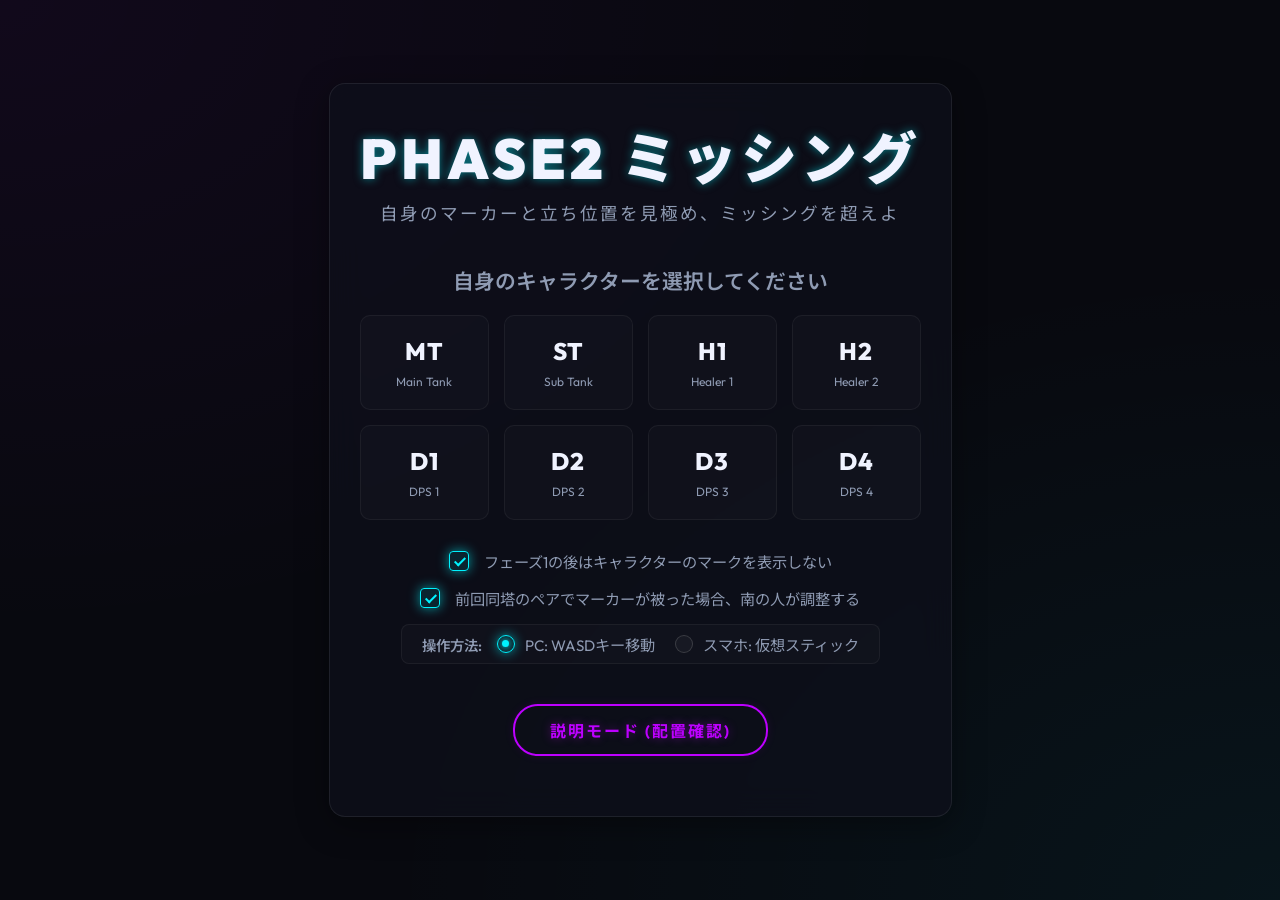
<file: index.html>
<!DOCTYPE html>
<html lang="ja">
<head>
  <meta charset="UTF-8">
  <meta name="viewport" content="width=device-width, initial-scale=1.0, maximum-scale=1.0, user-scalable=no, viewport-fit=cover">
  <title>Phase2 - ミッシング -</title>
  <!-- Google Fonts: Outfit & Noto Sans JP -->
  <link rel="preconnect" href="https://fonts.googleapis.com">
  <link rel="preconnect" href="https://fonts.gstatic.com" crossorigin>
  <link href="https://fonts.googleapis.com/css2?family=Noto+Sans+JP:wght@300;400;500;700;900&family=Outfit:wght@300;400;600;800;900&display=swap" rel="stylesheet">
  <link rel="stylesheet" href="style.css">
</head>
<body>
  <div id="app-container">
    
    <!-- 1. キャラクター選択画面 -->
    <section id="start-screen" class="screen active">
      <div class="glass-panel text-center">
        <h1 class="glitch-title" data-text="PHASE2 ミッシング">PHASE2 ミッシング</h1>
        <p class="subtitle">自身のマーカーと立ち位置を見極め、ミッシングを超えよ</p>
        
        <div class="selection-container">
          <h2>自身のキャラクターを選択してください</h2>
          <!-- 開始ボタンをグリッドの上に移動、初期状態では非表示 -->
          <div class="start-btn-container" id="start-btn-container" style="display: none; margin: 20px 0;">
            <button id="start-game-btn" class="neon-btn primary disabled" disabled>ミッシング詠唱開始</button>
          </div>
          <div class="character-grid" id="char-selection-grid">
            <!-- JSで動的に選択カードを生成 -->
          </div>
        </div>
        
        <div class="mode-selection-container">
          <div class="mode-selection">
            <label class="checkbox-container">
              <input type="checkbox" id="hide-markers-mode-chk" checked>
              <span class="checkmark"></span>
              フェーズ1の後はキャラクターのマークを表示しない
            </label>
          </div>
          <div class="mode-selection">
            <label class="checkbox-container">
              <input type="checkbox" id="adjust-by-prev-tower-chk" checked>
              <span class="checkmark"></span>
              前回同塔のペアでマーカーが被った場合、南の人が調整する
            </label>
          </div>
          
          <div class="control-selection">
            <span class="control-title">操作方法:</span>
            <div class="control-options">
              <label class="radio-container">
                <input type="radio" name="control-type" value="wasd" checked>
                <span class="radiomark"></span>
                PC: WASDキー移動
              </label>
              <label class="radio-container">
                <input type="radio" name="control-type" value="joystick">
                <span class="radiomark"></span>
                スマホ: 仮想スティック
              </label>
            </div>
          </div>
          
          <div class="explain-mode-btn-container" style="margin-top: 25px; display: flex; justify-content: center; width: 100%;">
            <a href="explain/" class="neon-btn" style="text-decoration: none; display: inline-block; border: 2px solid var(--neon-purple); color: var(--neon-purple); text-shadow: 0 0 10px rgba(189, 0, 255, 0.4); box-shadow: 0 0 10px rgba(189, 0, 255, 0.1); background: transparent; padding: 12px 35px; font-size: 1rem; border-radius: 25px; transition: all 0.3s ease;" onmouseover="this.style.background='var(--neon-purple)'; this.style.color='var(--bg-primary)'; this.style.boxShadow='0 0 25px var(--neon-purple)'" onmouseout="this.style.background='transparent'; this.style.color='var(--neon-purple)'; this.style.boxShadow='0 0 10px rgba(189, 0, 255, 0.1)'">説明モード (配置確認)</a>
          </div>
        </div>
      </div>
    </section>

    <!-- 2. メインゲーム画面 -->
    <section id="game-screen" class="screen">
      <!-- ステータスヘッダー -->
      <header id="game-header" class="glass-panel">
        <div class="header-left">
          <span class="label">PHASE</span>
          <span id="current-phase-num" class="value text-neon-blue">01</span>
          <span class="label-slash">/</span>
          <span class="label-max">12</span>
          <span id="phase-type-badge" class="badge">奇数回塔踏み</span>
        </div>
        <div class="header-center">
          <div id="phase-message">自身の正しい立ち位置を選択せよ</div>
        </div>
        <div class="header-right">
          <div class="user-char-info">
            <span class="label">PLAYER:</span>
            <span id="player-char-name" class="value text-neon-purple">-</span>
            <span id="player-group-badge" class="badge group-badge">-</span>
          </div>
        </div>
      </header>

      <!-- ゲームフィールド用コンテナ -->
      <div id="game-container">
        <!-- 1024x576の固定アスペクト比フィールド (JSでスケーリング制御) -->
        <div id="game-field">
          <!-- 背景グリッド -->
          <div class="field-grid"></div>
          
          <!-- タイマーHUD (ゲームフィールド内部の右端に縦型で配置、見切れ防止) -->
          <div id="timer-container" class="glass-panel">
            <div class="timer-label-group">
              <span class="label">LIMIT</span>
              <span id="timer-countdown" class="value text-neon-yellow">10.0</span>
              <span class="label-sec">s</span>
            </div>
            <div id="timer-bar-bg">
              <div id="timer-bar"></div>
            </div>
          </div>
          
          <!-- 補助マーカーボタン（マーカー非表示モード時のみ表示） -->
          <div id="helper-marker-container" class="hidden">
            <button id="helper-btn-chain" class="helper-btn" title="鎖マーカーをペアに付与">🔗</button>
            <button id="helper-btn-forbidden" class="helper-btn" title="禁止マーカーをペアに付与">🚫</button>
          </div>
          
          <!-- 基本オブジェクト (ボス・円) -->
          <div id="boss-object" class="field-object boss">
            <div class="boss-inner">
              <span class="boss-icon">☠</span>
            </div>
            <!-- 終焉のテキスト表示エリア -->
            <div id="apocalypse-text" class="apocalypse-text"></div>
          </div>
          
          <div id="circle-left-object" class="field-object circle left-circle">
            <span class="circle-label">左塔</span>
          </div>
          <div id="circle-right-object" class="field-object circle right-circle">
            <span class="circle-label">右塔</span>
          </div>

          <!-- 動的ターゲットエリア配置エリア -->
          <div id="target-areas-container"></div>

          <!-- キャラクター配置エリア -->
          <div id="characters-container"></div>
          
          <!-- 仮想スティック（スマホ操作時のみ表示） -->
          <div id="joystick-container" class="hidden">
            <div id="joystick-base">
              <div id="joystick-handle"></div>
            </div>
          </div>
        </div>
      </div>
    </section>

    <!-- 3. オーバーレイ演出画面群 -->
    
    <!-- フェーズクリア・マーカー変化確認オーバーレイ -->
    <div id="phase-clear-overlay" class="overlay">
      <div class="glass-panel overlay-content">
        <h2 class="text-success text-neon-green">PHASE CLEAR</h2>
        <div class="apocalypse-record-container" id="apocalypse-record-box">
          <!-- 偶数フェーズ時に出たテキストを表示 -->
        </div>
        <p class="overlay-desc">フェーズクリアにより、以下の4名のマーカーが変化しました。<br>変化を確認し、次へ進んでください。</p>
        
        <div class="marker-change-display" id="changed-markers-grid">
          <!-- マーカーが変化した4人のカードを表示 -->
        </div>
        
        <button id="next-phase-btn" class="neon-btn success">次のフェーズへ同期</button>
      </div>
    </div>

    <!-- ゲームオーバーオーバーレイ -->
    <div id="game-over-overlay" class="overlay">
      <div class="glass-panel overlay-content border-fail">
        <h2 class="text-fail text-neon-red glitch-title" data-text="YOU'RE MISSING">YOU'RE MISSING</h2>
        <p class="overlay-desc">正解の立ち位置ではありませんでした。<br>ドマ城</p>
        <p class="fail-cause" id="fail-cause-text" style="color: var(--neon-orange); font-size: 1.1rem; font-weight: 800; margin-bottom: 25px; text-shadow: 0 0 8px rgba(255,119,0,0.5);"></p>
        
        <div class="phase-history-container" id="game-over-history-container" style="display: none;">
          <h3>フェーズ履歴 (あなた: <span id="game-over-history-char">-</span>)</h3>
          <ul class="phase-history-list" id="game-over-history-list"></ul>
        </div>
        
        <div class="game-over-buttons" style="display: flex; gap: 15px; justify-content: center;">
          <button id="retry-game-btn" class="neon-btn danger">リトライ</button>
          <button id="fail-confirm-btn" class="neon-btn secondary-btn" style="border: 2px solid var(--text-secondary); color: var(--text-secondary); background: transparent; box-shadow: none;">立ち位置を確認</button>
        </div>
      </div>
    </div>

    <!-- ゲームクリアオーバーレイ -->
    <div id="game-clear-overlay" class="overlay">
      <div class="glass-panel overlay-content border-clear">
        <h2 class="text-clear text-neon-gold">MISSION COMPLETE</h2>
        <p class="overlay-desc">全12フェーズのミッシングの立ち位置を完全に特定しました！<br>固定は無事トラインへ進めます。</p>
        
        <div class="stats-container">
          <div class="stat-item">
            <span class="stat-label">選択キャラクター</span>
            <span id="final-char" class="stat-value text-neon-purple">MT</span>
          </div>
          <div class="stat-item">
            <span class="stat-label">クリア時間</span>
            <span id="clear-time" class="stat-value text-neon-blue">00:00</span>
          </div>
        </div>
        
        <div class="phase-history-container" id="game-clear-history-container" style="display: none;">
          <h3>フェーズ履歴 (あなた: <span id="game-clear-history-char">-</span>)</h3>
          <ul class="phase-history-list" id="game-clear-history-list"></ul>
        </div>
        
        <button id="restart-game-btn" class="neon-btn primary">最初からプレイする</button>
      </div>
    </div>

  </div>



  <script src="game.js"></script>
</body>
</html>
</file>
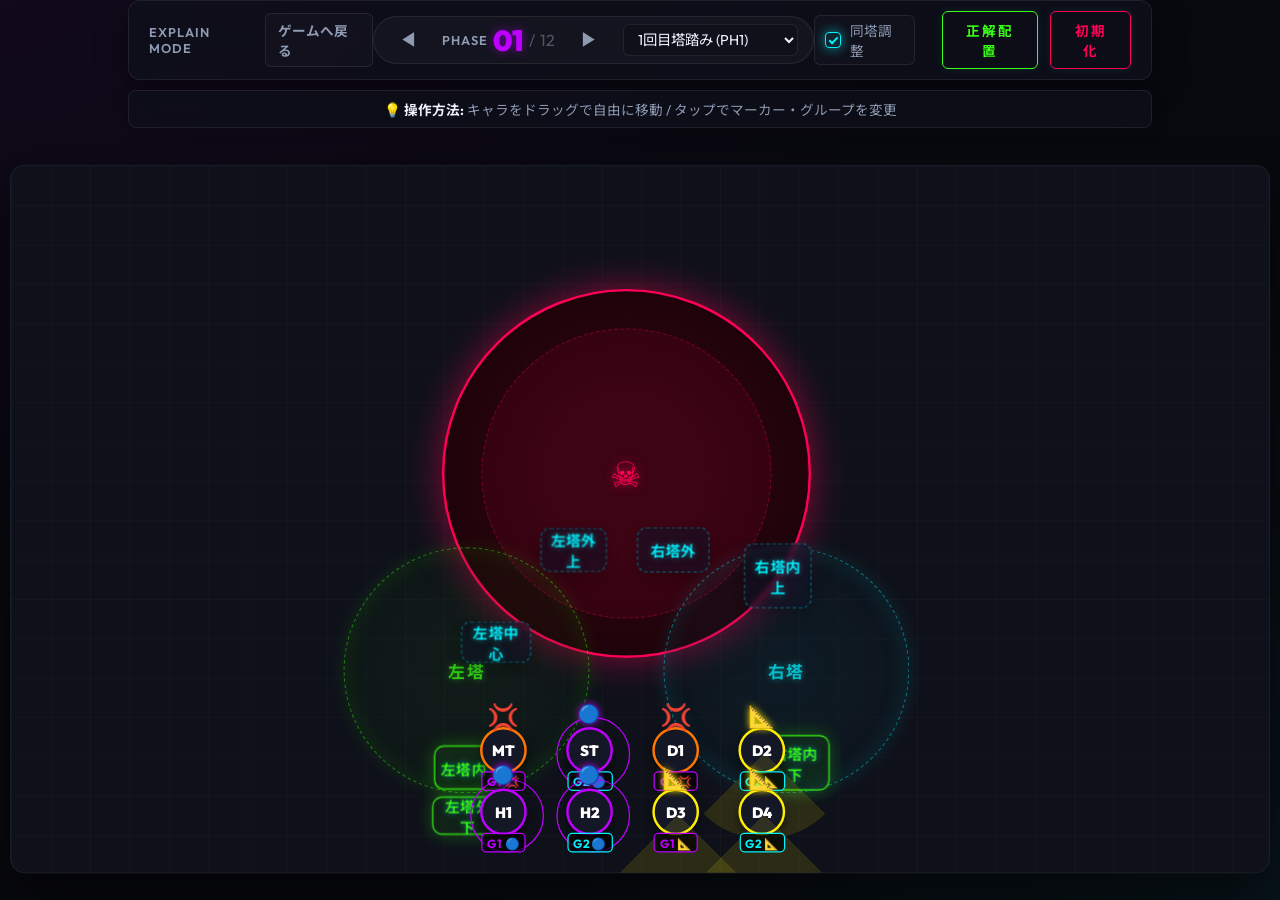
<file: explain/index.html>
<!DOCTYPE html>
<html lang="ja">
<head>
  <meta charset="UTF-8">
  <meta name="viewport" content="width=device-width, initial-scale=1.0, maximum-scale=1.0, user-scalable=no, viewport-fit=cover">
  <title>説明モード - ミッシング -</title>
  <!-- Google Fonts -->
  <link rel="preconnect" href="https://fonts.googleapis.com">
  <link rel="preconnect" href="https://fonts.gstatic.com" crossorigin>
  <link href="https://fonts.googleapis.com/css2?family=Noto+Sans+JP:wght@300;400;500;700;900&family=Outfit:wght@300;400;600;800;900&display=swap" rel="stylesheet">
  <link rel="stylesheet" href="explain.css">
</head>
<body>
  <div id="app-container">
    
    <!-- メイン画面 -->
    <section id="explain-screen" class="screen active">
      <!-- 説明モード用ヘッダー -->
      <header id="explain-header" class="glass-panel">
        <div class="header-left">
          <span class="label">EXPLAIN MODE</span>
          <a href="../" class="back-btn">ゲームへ戻る</a>
        </div>
        
        <!-- フェーズ切り替えコントローラー -->
        <div class="phase-selector-container">
          <button id="prev-phase-btn" class="nav-btn">◀</button>
          <div class="phase-display">
            <span class="label">PHASE</span>
            <span id="current-phase-num" class="value text-neon-purple">01</span>
            <span class="label-slash">/</span>
            <span class="label-max">12</span>
          </div>
          <button id="next-phase-btn" class="nav-btn">▶</button>
          
          <select id="phase-select" class="phase-dropdown">
            <option value="1">1回目塔踏み (PH1)</option>
            <option value="2">2回目塔踏み (PH2)</option>
            <option value="3">過去/未来誘導 (PH3)</option>
            <option value="4">3回目塔踏み (PH4)</option>
            <option value="5">4回目塔踏み (PH5)</option>
            <option value="6">過去/未来誘導 (PH6)</option>
            <option value="7">5回目塔踏み (PH7)</option>
            <option value="8">6回目塔踏み (PH8)</option>
            <option value="9">過去/未来誘導 (PH9)</option>
            <option value="10">7回目塔踏み (PH10)</option>
            <option value="11">8回目塔踏み (PH11)</option>
            <option value="12">過去/未来誘導 (PH12)</option>
          </select>
        </div>

        <div class="header-right">
          <!-- コントロール群 -->
          <div class="control-group">
            <!-- 偶数フェーズ予兆切り替えトグル (初期非表示) -->
            <div id="apoc-toggle-container" class="toggle-container hidden">
              <span class="label">予兆:</span>
              <button id="apoc-toggle-btn" class="toggle-btn past">過去の終焉</button>
            </div>
            
            <!-- フェーズ12ステップ切り替えトグル (初期非表示) -->
            <div id="p12-step-container" class="toggle-container hidden">
              <span class="label">段階:</span>
              <button id="p12-step-btn" class="toggle-btn">A集合 (Step1)</button>
            </div>

            <!-- 前回同塔被り調整トグル -->
            <div class="toggle-container" style="margin-right: 15px;">
              <label class="checkbox-container">
                <input type="checkbox" id="adjust-by-prev-tower-chk" checked>
                <span class="checkmark"></span>
                同塔調整
              </label>
            </div>
            
            <button id="auto-pos-btn" class="neon-btn success-btn" title="マーカーとグループ条件に基づき、各キャラを正解の場所に自動配置します">正解配置</button>
            <button id="reset-btn" class="neon-btn danger-btn" title="キャラクターの位置を初期整列位置に戻し、マーカーも初期化します">初期化</button>
          </div>
        </div>
      </header>

      <!-- 操作説明ヘルプ -->
      <div id="help-hud" class="glass-panel">
        <p>💡 <strong>操作方法:</strong> キャラをドラッグで自由に移動 / タップでマーカー・グループを変更</p>
      </div>

      <!-- フィールド用コンテナ -->
      <div id="game-container">
        <!-- 1024x576の固定アスペクト比フィールド -->
        <div id="game-field">
          <!-- 背景グリッド -->
          <div class="field-grid"></div>
          
          <!-- 基本オブジェクト (ボス・円) -->
          <div id="boss-object" class="field-object boss">
            <div class="boss-inner">
              <span class="boss-icon">☠</span>
            </div>
            <!-- 終焉のテキスト表示エリア -->
            <div id="apocalypse-text" class="apocalypse-text"></div>
          </div>
          
          <div id="circle-left-object" class="field-object circle left-circle">
            <span class="circle-label">左塔</span>
          </div>
          <div id="circle-right-object" class="field-object circle right-circle">
            <span class="circle-label">右塔</span>
          </div>

          <!-- 動的ターゲットエリア配置エリア -->
          <div id="target-areas-container"></div>

          <!-- キャラクター配置エリア -->
          <div id="characters-container"></div>
          
          <!-- マーカー/グループ変更ポップアップメニュー（動的に位置調整） -->
          <div id="marker-popup-menu" class="glass-panel popup-menu hidden">
            <div class="popup-header">
              <span id="popup-char-name">MT</span> のステータス変更
              <button id="popup-close-btn" class="popup-close">×</button>
            </div>
            <div class="popup-section">
              <span class="popup-label">マーカー:</span>
              <div class="popup-buttons">
                <button class="marker-opt-btn" data-marker="頭割り" title="頭割り (💢)"><span class="m-icon">💢</span>頭割り</button>
                <button class="marker-opt-btn" data-marker="扇" title="扇 (📐)"><span class="m-icon">📐</span>扇</button>
                <button class="marker-opt-btn" data-marker="円" title="円 (🔵)"><span class="m-icon">🔵</span>円</button>
                <button class="marker-opt-btn" data-marker="なし" title="なし (ー)"><span class="m-icon">ー</span>なし</button>
              </div>
            </div>
            <div class="popup-section">
              <span class="popup-label">グループ:</span>
              <div class="popup-buttons group-buttons">
                <button id="group-btn-1" class="group-opt-btn g1" data-group="グループ1">グループ1</button>
                <button id="group-btn-2" class="group-opt-btn g2" data-group="グループ2">グループ2</button>
              </div>
            </div>
          </div>

        </div>
      </div>
    </section>

  </div>

  <script src="explain.js"></script>
</body>
</html>
</file>
<file: style.css>
:root {
  --bg-primary: #08090f;
  --bg-secondary: #0f111a;
  --bg-glass: rgba(15, 17, 28, 0.7);
  --border-glass: rgba(255, 255, 255, 0.08);
  
  --neon-blue: #00f2fe;
  --neon-purple: #bd00ff;
  --neon-red: #ff0055;
  --neon-green: #39ff14;
  --neon-yellow: #ffee00;
  --neon-orange: #ff7700;
  --neon-gold: #ffd700;
  
  --text-primary: #f0f3ff;
  --text-secondary: #8f9bb3;
  --text-disabled: #4e5566;
  
  --font-main: 'Outfit', 'Noto Sans JP', sans-serif;
}

* {
  box-sizing: border-box;
  margin: 0;
  padding: 0;
  user-select: none;
}

html, body {
  width: 100%;
  height: 100%;
  overflow: hidden;
  position: fixed;
  touch-action: none;
}

body {
  background-color: var(--bg-primary);
  background-image: 
    radial-gradient(at 0% 0%, rgba(189, 0, 255, 0.05) 0px, transparent 50%),
    radial-gradient(at 100% 100%, rgba(0, 242, 254, 0.05) 0px, transparent 50%);
  color: var(--text-primary);
  font-family: var(--font-main);
  display: flex;
  justify-content: center;
  align-items: center;
}

#app-container {
  width: 100vw;
  height: 100vh;
  position: relative;
  display: flex;
  justify-content: center;
  align-items: center;
}

/* 共通ガラスモルフィズムパネル */
.glass-panel {
  background: var(--bg-glass);
  backdrop-filter: blur(16px);
  -webkit-backdrop-filter: blur(16px);
  border: 1px solid var(--border-glass);
  border-radius: 16px;
  box-shadow: 0 8px 32px 0 rgba(0, 0, 0, 0.37);
  padding: 30px;
}

.text-center {
  text-align: center;
}

/* タイトルのグリッチエフェクト */
.glitch-title {
  font-size: 3.5rem;
  font-weight: 900;
  text-transform: uppercase;
  letter-spacing: 4px;
  position: relative;
  color: var(--text-primary);
  text-shadow: 0 0 10px rgba(0, 242, 254, 0.5);
  margin-bottom: 5px;
}

.subtitle {
  font-size: 1.1rem;
  color: var(--text-secondary);
  letter-spacing: 2px;
  margin-bottom: 40px;
}

/* 画面切り替え制御 */
.screen {
  position: absolute;
  width: 100%;
  height: 100%;
  display: flex;
  flex-direction: column;
  justify-content: center;
  align-items: center;
  opacity: 0;
  pointer-events: none;
  transition: opacity 0.5s ease;
  z-index: 1;
}

.screen.active {
  opacity: 1;
  pointer-events: auto;
}

/* 1. キャラクター選択画面のスタイル */
.selection-container {
  margin-bottom: 30px;
}

.selection-container h2 {
  font-size: 1.3rem;
  font-weight: 600;
  margin-bottom: 20px;
  color: var(--text-secondary);
}

.character-grid {
  display: grid;
  grid-template-columns: repeat(4, 1fr);
  gap: 15px;
  max-width: 600px;
  margin: 0 auto;
}

.char-card {
  background: rgba(255, 255, 255, 0.02);
  border: 1px solid rgba(255, 255, 255, 0.05);
  border-radius: 10px;
  padding: 20px 10px;
  cursor: pointer;
  transition: all 0.3s cubic-bezier(0.25, 0.8, 0.25, 1);
  display: flex;
  flex-direction: column;
  align-items: center;
  gap: 8px;
}

.char-card:hover {
  background: rgba(0, 242, 254, 0.05);
  border-color: var(--neon-blue);
  box-shadow: 0 0 15px rgba(0, 242, 254, 0.2);
  transform: translateY(-3px);
}

.char-card.selected {
  background: rgba(189, 0, 255, 0.1);
  border-color: var(--neon-purple);
  box-shadow: 0 0 20px rgba(189, 0, 255, 0.4);
}

.char-card .char-name {
  font-size: 1.5rem;
  font-weight: 800;
  letter-spacing: 1px;
}

.char-card .char-role {
  font-size: 0.75rem;
  color: var(--text-secondary);
}

/* ネオンボタン */
.neon-btn {
  font-family: var(--font-main);
  font-size: 1.1rem;
  font-weight: 700;
  letter-spacing: 2px;
  padding: 15px 40px;
  border-radius: 30px;
  border: none;
  cursor: pointer;
  outline: none;
  transition: all 0.3s ease;
  box-shadow: 0 0 10px rgba(0, 242, 254, 0.1);
}

.neon-btn.primary {
  background: transparent;
  color: var(--neon-blue);
  border: 2px solid var(--neon-blue);
}

.neon-btn.primary:hover:not(.disabled) {
  background: var(--neon-blue);
  color: var(--bg-primary);
  box-shadow: 0 0 25px var(--neon-blue);
}

.neon-btn.success {
  background: transparent;
  color: var(--neon-green);
  border: 2px solid var(--neon-green);
}

.neon-btn.success:hover {
  background: var(--neon-green);
  color: var(--bg-primary);
  box-shadow: 0 0 25px var(--neon-green);
}

.neon-btn.danger {
  background: transparent;
  color: var(--neon-red);
  border: 2px solid var(--neon-red);
}

.neon-btn.danger:hover {
  background: var(--neon-red);
  color: var(--bg-primary);
  box-shadow: 0 0 25px var(--neon-red);
}

.neon-btn.disabled {
  color: var(--text-disabled);
  border-color: var(--text-disabled);
  cursor: not-allowed;
  box-shadow: none;
}

/* 2. メインゲーム画面のスタイル */
#game-screen {
  padding: 15px;
  display: flex;
  flex-direction: column;
}

#game-header {
  width: 95%;
  max-width: 1024px;
  padding: 15px 25px;
  margin-bottom: 15px;
  display: flex;
  justify-content: space-between;
  align-items: center;
  border-radius: 12px;
}

.header-left, .header-right {
  display: flex;
  align-items: center;
  gap: 10px;
}

.header-center {
  font-size: 1.1rem;
  font-weight: 500;
  letter-spacing: 1px;
  color: var(--text-primary);
  text-shadow: 0 0 5px rgba(255, 255, 255, 0.3);
}

.label {
  font-size: 0.8rem;
  color: var(--text-secondary);
  font-weight: 600;
  letter-spacing: 1px;
}

.label-slash, .label-max {
  font-size: 1rem;
  color: var(--text-disabled);
}

.value {
  font-size: 1.8rem;
  font-weight: 900;
}

.badge {
  background: rgba(255, 255, 255, 0.05);
  border: 1px solid rgba(255, 255, 255, 0.1);
  padding: 4px 10px;
  border-radius: 6px;
  font-size: 0.75rem;
  font-weight: 700;
}

.group-badge {
  background: rgba(189, 0, 255, 0.1);
  border-color: var(--neon-purple);
  color: var(--neon-purple);
  text-shadow: 0 0 5px rgba(189, 0, 255, 0.3);
}

/* ネオンカラースタイル */
.text-neon-blue { color: var(--neon-blue); text-shadow: 0 0 10px rgba(0, 242, 254, 0.5); }
.text-neon-purple { color: var(--neon-purple); text-shadow: 0 0 10px rgba(189, 0, 255, 0.5); }
.text-neon-red { color: var(--neon-red); text-shadow: 0 0 10px rgba(255, 0, 85, 0.5); }
.text-neon-green { color: var(--neon-green); text-shadow: 0 0 10px rgba(57, 255, 20, 0.5); }
.text-neon-gold { color: var(--neon-gold); text-shadow: 0 0 15px rgba(255, 215, 0, 0.5); }

/* ゲームフィールド用コンテナ */
#game-container {
  flex: 1;
  width: 100%;
  display: flex;
  justify-content: center;
  align-items: center;
  position: relative;
  overflow: hidden;
}

/* 1024x576のアスペクト比固定フィールド */
#game-field {
  width: 1024px;
  height: 576px;
  background-color: var(--bg-secondary);
  border: 1px solid rgba(255, 255, 255, 0.05);
  border-radius: 12px;
  position: absolute;
  left: 50%;
  top: 50%;
  transform: translate(-50%, -50%) scale(1);
  overflow: hidden;
  box-shadow: 0 20px 50px rgba(0,0,0,0.6);
}

/* 背景SFグリッド */
.field-grid {
  position: absolute;
  top: 0;
  left: 0;
  width: 100%;
  height: 100%;
  background-image: 
    linear-gradient(rgba(255, 255, 255, 0.02) 1px, transparent 1px),
    linear-gradient(90deg, rgba(255, 255, 255, 0.02) 1px, transparent 1px);
  background-size: 32px 32px;
  pointer-events: none;
  z-index: 0;
}

/* フィールドオブジェクト基本設定 */
.field-object {
  position: absolute;
  border-radius: 50%;
  display: flex;
  justify-content: center;
  align-items: center;
  z-index: 1;
}

/* ボス */
.field-object.boss {
  background: radial-gradient(circle, #2d0510 30%, #150005 100%);
  border: 2px solid var(--neon-red);
  box-shadow: 0 0 30px rgba(255, 0, 85, 0.5);
  transform: translate(-50%, -50%);
}

.boss-inner {
  width: 80%;
  height: 80%;
  border-radius: 50%;
  background: rgba(255, 0, 85, 0.08);
  display: flex;
  justify-content: center;
  align-items: center;
  border: 1px dashed rgba(255, 0, 85, 0.3);
}

.boss-icon {
  font-size: 1.8rem;
  color: var(--neon-red);
  text-shadow: 0 0 8px rgba(255, 0, 85, 0.8);
}

/* 終焉の巨大テキスト */
.apocalypse-text {
  position: absolute;
  top: -65px;
  width: 300px;
  text-align: center;
  font-size: 1.8rem;
  font-weight: 900;
  letter-spacing: 4px;
  text-transform: uppercase;
  pointer-events: none;
  white-space: nowrap;
}

.apocalypse-text.future {
  color: var(--neon-blue);
  text-shadow: 0 0 20px var(--neon-blue), 0 0 40px rgba(0, 242, 254, 0.5);
  animation: apoc-pulse 1.5s infinite alternate;
}

.apocalypse-text.past {
  color: var(--neon-purple);
  text-shadow: 0 0 20px var(--neon-purple), 0 0 40px rgba(189, 0, 255, 0.5);
  animation: apoc-pulse 1.5s infinite alternate;
}

@keyframes apoc-pulse {
  from { transform: scale(0.95); opacity: 0.8; }
  to { transform: scale(1.05); opacity: 1; }
}

/* 円 */
.field-object.circle {
  border: 1.5px dashed var(--text-disabled);
  transform: translate(-50%, -50%);
}

.field-object.circle.left-circle {
  background: radial-gradient(circle, rgba(57, 255, 20, 0.05) 0%, rgba(10, 30, 10, 0.2) 100%);
  border-color: rgba(57, 255, 20, 0.4);
  box-shadow: inset 0 0 20px rgba(57, 255, 20, 0.1), 0 0 15px rgba(57, 255, 20, 0.1);
}

.field-object.circle.right-circle {
  background: radial-gradient(circle, rgba(0, 242, 254, 0.05) 0%, rgba(10, 20, 30, 0.2) 100%);
  border-color: rgba(0, 242, 254, 0.4);
  box-shadow: inset 0 0 20px rgba(0, 242, 254, 0.1), 0 0 15px rgba(0, 242, 254, 0.1);
}

.circle-label {
  font-size: 0.85rem;
  font-weight: 700;
  letter-spacing: 1px;
  color: var(--text-secondary);
}

.field-object.circle.left-circle .circle-label {
  color: rgba(57, 255, 20, 0.7);
  text-shadow: 0 0 5px rgba(57, 255, 20, 0.4);
}

.field-object.circle.right-circle .circle-label {
  color: rgba(0, 242, 254, 0.7);
  text-shadow: 0 0 5px rgba(0, 242, 254, 0.4);
}

/* アクションボタン（立ち位置） */
.action-btn {
  position: absolute;
  background: rgba(12, 19, 38, 0.6);
  border: 1px solid rgba(0, 242, 254, 0.3);
  color: var(--neon-blue);
  border-radius: 8px;
  font-family: var(--font-main);
  font-size: 0.8rem;
  font-weight: 600;
  letter-spacing: 1px;
  cursor: pointer;
  backdrop-filter: blur(4px);
  -webkit-backdrop-filter: blur(4px);
  transition: all 0.2s ease;
  box-shadow: 0 4px 10px rgba(0,0,0,0.3);
  display: flex;
  justify-content: center;
  align-items: center;
  padding: 5px;
  text-align: center;
  z-index: 2;
  transform: translate(-50%, -50%); /* 座標の中心がアンカー */
}

.action-btn:hover {
  background: rgba(0, 242, 254, 0.15);
  border-color: var(--neon-blue);
  box-shadow: 0 0 15px rgba(0, 242, 254, 0.4);
  transform: translate(-50%, -50%) scale(1.05);
}

.action-btn:active {
  transform: translate(-50%, -50%) scale(0.95);
}

/* 過去/未来誘導フェーズ用の特別なボタンデザイン */
.action-btn.past-future-btn {
  background: rgba(189, 0, 255, 0.08);
  border-color: rgba(189, 0, 255, 0.4);
  color: var(--text-primary);
  width: 140px;
  height: 44px;
  font-size: 0.9rem;
  font-weight: 700;
  border-radius: 22px;
}

.action-btn.past-future-btn:hover {
  background: rgba(189, 0, 255, 0.2);
  border-color: var(--neon-purple);
  box-shadow: 0 0 15px rgba(189, 0, 255, 0.5);
}

/* キャラクター要素 */
.char-pawn {
  position: absolute;
  width: 38px;
  height: 38px;
  border-radius: 50%;
  background: #141726;
  border: 2.5px solid var(--text-secondary);
  display: flex;
  justify-content: center;
  align-items: center;
  font-size: 0.75rem;
  font-weight: 900;
  color: #ffffff;
  z-index: 3;
  transform: translate(-50%, -50%);
  transition: top 0.6s cubic-bezier(0.25, 1, 0.5, 1), left 0.6s cubic-bezier(0.25, 1, 0.5, 1);
  box-shadow: 0 4px 8px rgba(0,0,0,0.5);
}

/* 自キャラクターの特別強調 */
.char-pawn.player {
  border-color: var(--neon-purple);
  box-shadow: 0 0 15px rgba(189, 0, 255, 0.8), 0 4px 10px rgba(0,0,0,0.5);
  animation: player-glow 2s infinite alternate;
}

@keyframes player-glow {
  from { box-shadow: 0 0 10px rgba(189, 0, 255, 0.6), 0 4px 10px rgba(0,0,0,0.5); }
  to { box-shadow: 0 0 20px rgba(189, 0, 255, 1), 0 4px 10px rgba(0,0,0,0.5); }
}

/* マーカーの見た目 */

/* マーカー表示用の上部バッジ */
.marker-badge {
  position: absolute;
  top: -18px;
  font-size: 1.1rem;
  pointer-events: none;
  z-index: 4;
}

/* 1. 頭割りマーカー (💢マークパルス) */
.char-pawn.marker-share {
  border-color: var(--neon-orange);
}

.char-pawn.marker-share::before {
  content: '💢';
  position: absolute;
  top: -24px;
  font-size: 1.3rem;
  animation: share-pulse 0.8s infinite alternate cubic-bezier(0.45, 0.05, 0.55, 0.95);
}

@keyframes share-pulse {
  from { transform: scale(0.9) translateY(0); filter: drop-shadow(0 0 2px var(--neon-orange)); }
  to { transform: scale(1.2) translateY(-4px); filter: drop-shadow(0 0 8px var(--neon-orange)); }
}

/* 2. 扇マーカー (90度扇形) */
.char-pawn.marker-fan {
  border-color: var(--neon-yellow);
}

.char-pawn.marker-fan::before {
  content: '📐';
  position: absolute;
  top: -22px;
  font-size: 1.1rem;
  filter: drop-shadow(0 0 3px var(--neon-yellow));
}

.char-pawn.marker-fan::after {
  content: '';
  position: absolute;
  width: 140px;
  height: 140px;
  background: conic-gradient(from -45deg, rgba(255, 238, 0, 0.12) 90deg, transparent 90deg);
  border-radius: 50%;
  top: -51px;
  left: -51px;
  z-index: -1;
  pointer-events: none;
  transform: rotate(180deg); /* 散開方向に向けて回転（JSで動的に変更も可能。デフォルトは南向き） */
}

/* 3. 円マーカー (周囲に波紋) */
.char-pawn.marker-circle {
  border-color: var(--neon-purple);
}

.char-pawn.marker-circle::before {
  content: '🔵';
  position: absolute;
  top: -22px;
  font-size: 0.9rem;
  filter: drop-shadow(0 0 3px var(--neon-purple));
}

.char-pawn.marker-circle::after {
  content: '';
  position: absolute;
  width: 58px;
  height: 58px;
  border: 1.5px solid var(--neon-purple);
  border-radius: 50%;
  top: -10px;
  left: -10px;
  pointer-events: none;
  z-index: -1;
  animation: circle-pulse 2s infinite linear;
}

@keyframes circle-pulse {
  0% { transform: scale(0.8); opacity: 0.8; box-shadow: 0 0 2px var(--neon-purple); }
  50% { opacity: 0.4; }
  100% { transform: scale(1.6); opacity: 0; box-shadow: 0 0 10px var(--neon-purple); }
}

/* 3. オーバーレイのスタイル */
.overlay {
  position: absolute;
  top: 0;
  left: 0;
  width: 100%;
  height: 100%;
  background: rgba(5, 5, 10, 0.85);
  backdrop-filter: blur(8px);
  display: flex;
  justify-content: center;
  align-items: center;
  opacity: 0;
  pointer-events: none;
  transition: opacity 0.4s ease;
  z-index: 10;
}

.overlay.active {
  opacity: 1;
  pointer-events: auto;
}

.overlay-content {
  max-width: 500px;
  width: 90%;
  text-align: center;
}

.overlay-content h2 {
  font-size: 2.2rem;
  font-weight: 900;
  letter-spacing: 2px;
  margin-bottom: 15px;
}

.overlay-desc {
  color: var(--text-secondary);
  font-size: 0.95rem;
  line-height: 1.6;
  margin-bottom: 25px;
}

/* 特殊オーバーレイ枠線 */
.border-fail { border-color: rgba(255, 0, 85, 0.3); box-shadow: 0 0 30px rgba(255, 0, 85, 0.2); }
.border-clear { border-color: rgba(255, 215, 0, 0.3); box-shadow: 0 0 30px rgba(255, 215, 0, 0.2); }

.text-fail { color: var(--neon-red); }
.text-clear { color: var(--neon-gold); }

/* マーカー変化表示グリッド */
.marker-change-display {
  display: grid;
  grid-template-columns: repeat(4, 1fr);
  gap: 12px;
  margin-bottom: 30px;
}

.marker-change-card {
  background: rgba(255, 255, 255, 0.03);
  border: 1px solid rgba(255, 255, 255, 0.06);
  border-radius: 8px;
  padding: 15px 5px;
  display: flex;
  flex-direction: column;
  align-items: center;
  gap: 8px;
}

.marker-change-card.highlight {
  border-color: var(--neon-purple);
  background: rgba(189, 0, 255, 0.05);
}

.marker-change-card .card-char {
  font-weight: 800;
  font-size: 1.1rem;
}

.marker-change-card .card-marker-icon {
  font-size: 1.8rem;
  height: 30px;
  display: flex;
  align-items: center;
  justify-content: center;
}

.marker-change-card .card-marker-name {
  font-size: 0.7rem;
  color: var(--text-secondary);
  font-weight: 600;
}

/* 終焉の記録表示 */
.apocalypse-record-container {
  background: rgba(255, 255, 255, 0.02);
  border: 1px solid rgba(255, 255, 255, 0.05);
  border-radius: 8px;
  padding: 10px;
  margin-bottom: 15px;
  font-size: 0.9rem;
}

.apocalypse-record-container span {
  font-weight: 800;
  letter-spacing: 1px;
}

/* クリア実績 */
.stats-container {
  display: flex;
  justify-content: space-around;
  background: rgba(255, 255, 255, 0.02);
  border: 1px solid rgba(255, 255, 255, 0.05);
  border-radius: 10px;
  padding: 20px;
  margin-bottom: 30px;
}

.stat-item {
  display: flex;
  flex-direction: column;
  gap: 5px;
}

.stat-label {
  font-size: 0.8rem;
  color: var(--text-secondary);
}



.stat-value {
  font-size: 1.6rem;
  font-weight: 800;
}

/* チェックボックスのカスタムスタイル */
.mode-selection {
  margin-top: 10px;
  margin-bottom: 30px;
  display: flex;
  justify-content: center;
}

.checkbox-container {
  display: flex;
  align-items: center;
  position: relative;
  padding-left: 35px;
  cursor: pointer;
  font-size: 0.95rem;
  color: var(--text-secondary);
  user-select: none;
  transition: color 0.3s ease;
}

.checkbox-container:hover {
  color: var(--text-primary);
}

.checkbox-container input {
  position: absolute;
  opacity: 0;
  cursor: pointer;
  height: 0;
  width: 0;
}

.checkmark {
  position: absolute;
  top: 50%;
  left: 0;
  transform: translateY(-50%);
  height: 20px;
  width: 20px;
  background-color: rgba(255, 255, 255, 0.03);
  border: 1.5px solid rgba(255, 255, 255, 0.15);
  border-radius: 4px;
  transition: all 0.3s ease;
}

.checkbox-container:hover input ~ .checkmark {
  border-color: var(--neon-blue);
  box-shadow: 0 0 8px rgba(0, 242, 254, 0.3);
}

.checkbox-container input:checked ~ .checkmark {
  background-color: rgba(0, 242, 254, 0.1);
  border-color: var(--neon-blue);
  box-shadow: 0 0 12px rgba(0, 242, 254, 0.6);
}

.checkmark:after {
  content: "";
  position: absolute;
  display: none;
}

.checkbox-container input:checked ~ .checkmark:after {
  display: block;
}

.checkbox-container .checkmark:after {
  left: 7px;
  top: 3px;
  width: 4px;
  height: 9px;
  border: solid var(--neon-blue);
  border-width: 0 2px 2px 0;
  transform: rotate(45deg);
}

/* --- 新しいプレイモード用のスタイル --- */

.hidden {
  display: none !important;
}

/* 操作選択画面 */
.mode-selection-container {
  display: flex;
  flex-direction: column;
  align-items: center;
  gap: 15px;
  margin-top: 10px;
  margin-bottom: 30px;
}

.mode-selection-container .mode-selection {
  margin: 0;
}

.control-selection {
  display: flex;
  align-items: center;
  gap: 15px;
  background: rgba(255, 255, 255, 0.02);
  border: 1px solid rgba(255, 255, 255, 0.05);
  border-radius: 8px;
  padding: 8px 20px;
}

.control-title {
  font-size: 0.9rem;
  color: var(--text-secondary);
  font-weight: 600;
}

.control-options {
  display: flex;
  gap: 20px;
}

/* カスタムラジオボタン */
.radio-container {
  display: flex;
  align-items: center;
  position: relative;
  padding-left: 28px;
  cursor: pointer;
  font-size: 0.95rem;
  color: var(--text-secondary);
  user-select: none;
  transition: color 0.3s ease;
}

.radio-container:hover {
  color: var(--text-primary);
}

.radio-container input {
  position: absolute;
  opacity: 0;
  cursor: pointer;
}

.radiomark {
  position: absolute;
  top: 50%;
  left: 0;
  transform: translateY(-50%);
  height: 18px;
  width: 18px;
  background-color: rgba(255, 255, 255, 0.03);
  border: 1.5px solid rgba(255, 255, 255, 0.15);
  border-radius: 50%;
  transition: all 0.3s ease;
}

.radio-container:hover input ~ .radiomark {
  border-color: var(--neon-blue);
  box-shadow: 0 0 8px rgba(0, 242, 254, 0.3);
}

.radio-container input:checked ~ .radiomark {
  background-color: rgba(0, 242, 254, 0.1);
  border-color: var(--neon-blue);
  box-shadow: 0 0 12px rgba(0, 242, 254, 0.6);
}

.radiomark:after {
  content: "";
  position: absolute;
  display: none;
  top: 4px;
  left: 4px;
  width: 7px;
  height: 7px;
  border-radius: 50%;
  background: var(--neon-blue);
  box-shadow: 0 0 6px var(--neon-blue);
}

.radio-container input:checked ~ .radiomark:after {
  display: block;
}

/* タイマーHUD (縦型) */
#timer-container {
  position: absolute;
  right: 20px;
  top: 50%;
  transform: translateY(-50%);
  width: 75px;
  height: 380px;
  padding: 15px 5px;
  border-radius: 12px;
  display: flex;
  flex-direction: column;
  align-items: center;
  justify-content: space-between;
  gap: 15px;
  z-index: 90;
  box-shadow: 0 0 15px rgba(255, 238, 0, 0.1);
  margin: 0;
}

.timer-label-group {
  display: flex;
  flex-direction: column;
  align-items: center;
  gap: 2px;
}

.timer-label-group .label {
  font-size: 0.75rem;
  letter-spacing: 1px;
}

.timer-label-group .value {
  font-size: 1.4rem;
  font-weight: 800;
}

.label-sec {
  font-size: 0.7rem;
  color: var(--text-disabled);
  font-weight: 600;
  margin-top: -2px;
  margin-left: 0;
}

#timer-bar-bg {
  width: 12px;
  height: 250px;
  background: rgba(255, 255, 255, 0.03);
  border: 1px solid rgba(255, 255, 255, 0.08);
  border-radius: 6px;
  overflow: hidden;
  position: relative;
  box-shadow: inset 0 2px 4px rgba(0,0,0,0.5);
}

#timer-bar {
  width: 100%;
  height: 100%;
  background: linear-gradient(to top, var(--neon-red) 0%, var(--neon-orange) 50%, var(--neon-yellow) 100%);
  box-shadow: 0 0 10px rgba(255, 238, 0, 0.5);
  border-radius: 6px;
  position: absolute;
  bottom: 0;
  /* 背景色のカラー遷移(background)のみアニメーションさせ、高さを100%リセットする際の滑り上がり(height transition)を防ぐ */
  transition: background 0.3s ease;
}

/* 仮想スティック */
#joystick-container {
  position: absolute;
  bottom: 30px;
  left: 30px;
  width: 220px;
  height: 220px;
  z-index: 100;
  pointer-events: auto;
  background: rgba(15, 17, 28, 0.15);
  border: 1px dashed rgba(189, 0, 255, 0.25);
  border-radius: 50%;
  box-sizing: border-box;
}

#joystick-base {
  width: 100px;
  height: 100px;
  background: rgba(15, 17, 28, 0.6);
  backdrop-filter: blur(8px);
  -webkit-backdrop-filter: blur(8px);
  border: 2px solid rgba(189, 0, 255, 0.5);
  box-shadow: 0 0 15px rgba(189, 0, 255, 0.25), inset 0 0 15px rgba(189, 0, 255, 0.15);
  border-radius: 50%;
  position: absolute;
  left: 60px;
  top: 60px;
  display: flex;
  justify-content: center;
  align-items: center;
  touch-action: none; /* スマホでのスクロールを無効化 */
  opacity: 0; /* タップされていない時は非表示 */
  transition: left 0.15s ease-out, top 0.15s ease-out, opacity 0.15s ease-out;
}

#joystick-base.active {
  opacity: 1;
}

#joystick-handle {
  width: 44px;
  height: 44px;
  background: radial-gradient(circle, var(--neon-purple) 0%, #7b00a6 100%);
  border: 2px solid rgba(255, 255, 255, 0.7);
  box-shadow: 0 0 15px var(--neon-purple), 0 4px 10px rgba(0,0,0,0.6);
  border-radius: 50%;
  position: absolute;
  cursor: pointer;
  touch-action: none;
  transition: transform 0.03s ease-out;
}

/* ターゲットエリア（踏むべき位置） */
.target-area {
  position: absolute;
  border-radius: 8px;
  background: rgba(0, 242, 254, 0.03);
  border: 2px dashed rgba(0, 242, 254, 0.4);
  box-shadow: inset 0 0 10px rgba(0, 242, 254, 0.05);
  transform: translate(-50%, -50%);
  display: flex;
  justify-content: center;
  align-items: center;
  z-index: 1;
  pointer-events: none; /* キャラクター移動の邪魔をしない */
  color: rgba(0, 242, 254, 0.7);
  font-size: 0.75rem;
  font-weight: 700;
  text-align: center;
  padding: 4px;
  text-shadow: 0 0 5px rgba(0, 242, 254, 0.5);
  box-sizing: border-box;
}

/* プレイヤーが侵入している状態 */
.target-area.active {
  background: rgba(0, 242, 254, 0.15);
  border: 2px solid var(--neon-blue);
  box-shadow: inset 0 0 20px rgba(0, 242, 254, 0.2), 0 0 15px rgba(0, 242, 254, 0.3);
  color: var(--neon-blue);
  text-shadow: 0 0 8px var(--neon-blue);
  animation: area-pulse 1s infinite alternate;
}

@keyframes area-pulse {
  from { opacity: 0.85; }
  to { opacity: 1; }
}

/* プレイヤーが操作する際のtransition無効化 */
.char-pawn.no-transition {
  transition: none !important;
}

/* ==========================================================================
   スマホ横画面（縦画面90度回転）時のためのレスポンシブコンパクト化
   ========================================================================== */

/* 画面全体の回転・中央完全フィット */
#app-container.rotated {
  position: fixed !important;
  left: 50% !important;
  top: 50% !important;
  width: 100vh !important;
  height: 100vw !important;
  transform: translate(-50%, -50%) rotate(90deg) !important;
  transform-origin: center center !important;
  overflow: hidden !important;
}

/* スタート画面のコンパクト化 */
#app-container.rotated #start-screen .glass-panel {
  padding: 10px 20px;
  max-width: 95%;
  width: 90%;
  border-radius: 12px;
}

#app-container.rotated .glitch-title {
  font-size: 1.8rem;
  margin-bottom: 2px;
  letter-spacing: 2px;
}

#app-container.rotated .subtitle {
  font-size: 0.8rem;
  margin-bottom: 8px;
  letter-spacing: 1px;
}

#app-container.rotated .selection-container h2 {
  font-size: 0.9rem;
  margin-bottom: 5px;
}

#app-container.rotated .character-grid {
  gap: 8px;
  max-width: 520px;
  margin-bottom: 8px;
}

#app-container.rotated .char-card {
  padding: 8px 5px;
  border-radius: 8px;
  gap: 3px;
}

#app-container.rotated .char-card .char-name {
  font-size: 1.0rem;
}

#app-container.rotated .char-card .char-role {
  font-size: 0.65rem;
}

#app-container.rotated .mode-selection-container {
  display: flex;
  flex-direction: row;
  justify-content: center;
  align-items: center;
  gap: 20px;
  margin-top: 8px;
  font-size: 0.8rem;
}

#app-container.rotated .mode-selection,
#app-container.rotated .control-selection {
  margin: 0;
}

#app-container.rotated .control-options {
  margin-top: 2px;
  gap: 10px;
}

#app-container.rotated .start-btn-container {
  margin: 8px 0 !important;
}

#app-container.rotated #start-game-btn {
  font-size: 0.9rem;
  padding: 8px 25px;
}

/* ゲームオーバー・ゲームクリア等のオーバーレイコンパクト化 */
#app-container.rotated .overlay .overlay-content {
  padding: 15px 25px;
  max-width: 90%;
  border-radius: 12px;
}

#app-container.rotated .overlay h2 {
  font-size: 2.0rem;
  margin-bottom: 5px;
}

#app-container.rotated .overlay-desc {
  font-size: 0.85rem;
  margin-bottom: 10px;
}

#app-container.rotated .overlay .neon-btn {
  font-size: 0.9rem;
  padding: 8px 25px;
}

/* スマホ回転時のゲーム画面UIの極限コンパクト化 (ゲーム画面の表示スペースを最大化) */
#app-container.rotated #game-header {
  padding: 4px 10px !important;
  margin-bottom: 3px !important;
  max-width: 100% !important;
  width: 98% !important;
  border-radius: 6px !important;
}

#app-container.rotated #game-header .header-left,
#app-container.rotated #game-header .header-right {
  gap: 5px !important;
}

#app-container.rotated #game-header .label {
  font-size: 0.6rem !important;
}

#app-container.rotated #game-header .value {
  font-size: 0.8rem !important;
}

#app-container.rotated #game-header .badge {
  font-size: 0.6rem !important;
  padding: 1px 4px !important;
}

#app-container.rotated #game-header .header-center {
  font-size: 0.8rem !important;
  letter-spacing: 0.5px !important;
}

#app-container.rotated #game-header .user-char-info {
  font-size: 0.75rem !important;
}

/* タイマーHUDの極限コンパクト化 (戦闘フィールドを邪魔しない極細・極小化) */
#app-container.rotated #timer-container {
  right: 10px !important;
  width: 45px !important; /* さらに細く */
  height: 280px !important; /* 高さを小さくしてフィールド内に収める */
  padding: 8px 3px !important;
  gap: 6px !important;
  box-shadow: 0 0 10px rgba(255, 238, 0, 0.05) !important;
}

#app-container.rotated .timer-label-group {
  gap: 1px !important;
}

#app-container.rotated .timer-label-group .label {
  font-size: 0.55rem !important;
}

#app-container.rotated .timer-label-group .value {
  font-size: 0.9rem !important;
}

#app-container.rotated .label-sec {
  font-size: 0.5rem !important;
  margin-top: -1px !important;
}

#app-container.rotated #timer-bar-bg {
  width: 8px !important;
  height: 180px !important;
}

/* 確認ボタンのホバー挙動 */
.neon-btn.secondary-btn {
  cursor: pointer;
}
.neon-btn.secondary-btn:hover {
  background: rgba(255, 255, 255, 0.08) !important;
  color: var(--text-primary) !important;
  border-color: var(--text-primary) !important;
  box-shadow: 0 0 15px rgba(255, 255, 255, 0.1) !important;
}

/* 補助マーカーボタンの基本スタイル */
#helper-marker-container {
  position: absolute;
  right: 110px;
  top: 50%;
  transform: translateY(-50%);
  display: flex;
  flex-direction: column;
  gap: 15px;
  z-index: 90;
}

.helper-btn {
  width: 45px;
  height: 45px;
  border-radius: 50%;
  background: rgba(15, 17, 28, 0.6);
  border: 2px solid rgba(255, 255, 255, 0.15);
  color: var(--text-primary);
  font-size: 1.3rem;
  display: flex;
  justify-content: center;
  align-items: center;
  cursor: pointer;
  box-shadow: 0 4px 10px rgba(0,0,0,0.5);
  transition: all 0.2s ease;
  touch-action: none;
}

.helper-btn:hover {
  background: rgba(255, 255, 255, 0.1);
  border-color: var(--neon-blue);
  box-shadow: 0 0 10px rgba(0, 242, 254, 0.3);
}

.helper-btn.active {
  background: rgba(0, 242, 254, 0.15);
  border-color: var(--neon-blue);
  box-shadow: 0 0 15px var(--neon-blue), inset 0 0 10px rgba(0, 242, 254, 0.2);
  color: var(--neon-blue);
  transform: scale(1.05);
}

/* 頭上の補助マーカー要素 */
.helper-marker {
  position: absolute;
  top: -46px; /* 通常マーカーの上 */
  left: 50%;
  transform: translateX(-50%);
  font-size: 1.1rem;
  z-index: 5;
  pointer-events: none;
  animation: helper-pulse 1s infinite alternate;
}

@keyframes helper-pulse {
  from { transform: translateX(-50%) scale(0.9); }
  to { transform: translateX(-50%) scale(1.1); }
}

/* スマホ回転時の補助マーカーボタンの縮小と寄せる位置調整 */
#app-container.rotated .helper-btn {
  width: 35px !important;
  height: 35px !important;
  font-size: 1.0rem !important;
}

#app-container.rotated #helper-marker-container {
  right: 65px !important; /* タイマーが細くなったのでそれに合わせて右に寄せる */
  gap: 10px !important;
}

#app-container.rotated #joystick-container {
  width: 180px !important;
  height: 180px !important;
}

#app-container.rotated #joystick-base {
  width: 80px !important;
  height: 80px !important;
  left: 50px !important;
  top: 50px !important;
}

/* --- フェーズ履歴表示のスタイル --- */
.phase-history-container {
  margin-top: 15px;
  margin-bottom: 20px;
  max-height: 160px;
  overflow-y: auto;
  text-align: left;
  background: rgba(0, 0, 0, 0.4);
  padding: 12px;
  border-radius: 8px;
  border: 1px solid rgba(255, 255, 255, 0.1);
  box-shadow: inset 0 0 10px rgba(0, 0, 0, 0.5);
  scrollbar-width: thin;
  scrollbar-color: rgba(255, 255, 255, 0.2) transparent;
}

.phase-history-container h3 {
  font-size: 0.9rem;
  font-weight: 600;
  margin: 0 0 8px 0;
  color: var(--text-primary);
  border-bottom: 1px solid rgba(255, 255, 255, 0.1);
  padding-bottom: 5px;
  letter-spacing: 0.05em;
}

.phase-history-list {
  list-style: none;
  padding: 0;
  margin: 0;
  font-size: 0.8rem;
  display: flex;
  flex-direction: column;
  gap: 6px;
}

.phase-history-item {
  display: flex;
  flex-direction: column;
  align-items: stretch;
  padding: 6px 8px;
  border-radius: 4px;
  background: rgba(255, 255, 255, 0.02);
  border-left: 3px solid transparent;
  cursor: pointer;
  transition: background 0.3s ease;
}

.phase-history-item:hover {
  background: rgba(255, 255, 255, 0.06);
}

.phase-history-item.correct {
  border-left-color: var(--neon-blue);
  color: var(--text-secondary);
}

.phase-history-item.fail {
  border-left-color: var(--neon-red);
  background: rgba(255, 0, 85, 0.03);
  color: var(--neon-red);
  font-weight: 600;
}

.history-phase-num {
  font-weight: 700;
  margin-right: 8px;
  color: var(--text-muted);
}

.phase-history-item.correct .history-phase-num {
  color: var(--neon-blue);
}

.phase-history-item.fail .history-phase-num {
  color: var(--neon-red);
}

.history-phase-name {
  color: var(--text-primary);
  margin-right: auto;
}

.history-phase-details {
  font-size: 0.75rem;
  text-align: right;
}

/* アコーディオン内の詳細テーブルのスタイル */
.history-summary-line {
  display: flex;
  justify-content: space-between;
  align-items: center;
  width: 100%;
}

.history-details-table {
  display: none; /* 初期は非表示 */
  width: 100%;
  margin-top: 8px;
  border-collapse: collapse;
  font-size: 0.7rem;
  background: rgba(0, 0, 0, 0.3);
  border-radius: 4px;
  overflow: hidden;
  border: 1px solid rgba(255, 255, 255, 0.05);
}

.history-details-table th, .history-details-table td {
  padding: 5px 6px;
  text-align: left;
  border-bottom: 1px solid rgba(255, 255, 255, 0.05);
}

.history-details-table th {
  background: rgba(255, 255, 255, 0.07);
  font-weight: 600;
  color: var(--text-secondary);
}

.history-details-table tr.char-fail td {
  color: var(--neon-red);
}

.history-details-table tr.char-correct td {
  color: var(--text-muted);
}

.history-details-table tr.highlight-player {
  background: rgba(189, 0, 255, 0.08);
  font-weight: 700;
}

.history-details-table tr.highlight-player td {
  color: var(--text-primary);
}

.history-details-table tr.highlight-player.char-fail td {
  color: var(--neon-red);
  text-shadow: 0 0 5px rgba(255, 0, 85, 0.3);
}
</file>
<file: explain/explain.css>
@import "../style.css";

/* 説明モード専用のヘッダー調整 */
#explain-header {
  width: 95%;
  max-width: 1024px;
  padding: 10px 20px;
  margin-bottom: 10px;
  display: flex;
  justify-content: space-between;
  align-items: center;
  border-radius: 12px;
}

/* ゲームに戻るボタン */
.back-btn {
  font-size: 0.85rem;
  font-weight: 700;
  text-decoration: none;
  color: var(--text-secondary);
  border: 1px solid var(--border-glass);
  padding: 6px 12px;
  border-radius: 6px;
  transition: all 0.3s ease;
  background: rgba(255, 255, 255, 0.02);
}

.back-btn:hover {
  border-color: var(--neon-blue);
  color: var(--neon-blue);
  box-shadow: 0 0 10px rgba(0, 242, 254, 0.3);
  background: rgba(0, 242, 254, 0.05);
}

/* フェーズセレクター */
.phase-selector-container {
  display: flex;
  align-items: center;
  gap: 15px;
  background: rgba(255, 255, 255, 0.03);
  border: 1px solid var(--border-glass);
  padding: 5px 15px;
  border-radius: 30px;
}

.nav-btn {
  background: transparent;
  border: none;
  color: var(--text-secondary);
  font-size: 1.1rem;
  cursor: pointer;
  padding: 5px 10px;
  transition: all 0.2s ease;
}

.nav-btn:hover {
  color: var(--text-primary);
  text-shadow: 0 0 8px rgba(255, 255, 255, 0.5);
  transform: scale(1.2);
}

.phase-display {
  display: flex;
  align-items: center;
  gap: 5px;
}

.phase-dropdown {
  background: var(--bg-secondary);
  border: 1px solid var(--border-glass);
  color: var(--text-primary);
  font-family: var(--font-main);
  padding: 5px 10px;
  border-radius: 6px;
  outline: none;
  cursor: pointer;
  font-size: 0.9rem;
}

.phase-dropdown:focus {
  border-color: var(--neon-purple);
  box-shadow: 0 0 8px rgba(189, 0, 255, 0.3);
}

/* コントロールボタン */
.control-group {
  display: flex;
  align-items: center;
  gap: 12px;
}

.neon-btn.success-btn {
  background: transparent;
  color: var(--neon-green);
  border: 1.5px solid var(--neon-green);
  padding: 8px 16px;
  font-size: 0.85rem;
  border-radius: 6px;
  cursor: pointer;
  font-weight: 700;
  transition: all 0.3s ease;
}

.neon-btn.success-btn:hover {
  background: var(--neon-green);
  color: var(--bg-primary);
  box-shadow: 0 0 15px var(--neon-green);
}

.neon-btn.danger-btn {
  background: transparent;
  color: var(--neon-red);
  border: 1.5px solid var(--neon-red);
  padding: 8px 16px;
  font-size: 0.85rem;
  border-radius: 6px;
  cursor: pointer;
  font-weight: 700;
  transition: all 0.3s ease;
}

.neon-btn.danger-btn:hover {
  background: var(--neon-red);
  color: var(--bg-primary);
  box-shadow: 0 0 15px var(--neon-red);
}

/* トグルボタン（予兆・フェーズ12ステップ） */
.toggle-container {
  display: flex;
  align-items: center;
  gap: 8px;
  background: rgba(255, 255, 255, 0.02);
  border: 1px solid var(--border-glass);
  padding: 4px 10px;
  border-radius: 6px;
}

.toggle-btn {
  background: transparent;
  border: 1px solid var(--text-disabled);
  color: var(--text-secondary);
  padding: 4px 10px;
  font-size: 0.8rem;
  border-radius: 4px;
  cursor: pointer;
  font-weight: 700;
  transition: all 0.3s ease;
}

.toggle-btn.future {
  border-color: var(--neon-blue);
  color: var(--neon-blue);
  background: rgba(0, 242, 254, 0.05);
  box-shadow: 0 0 8px rgba(0, 242, 254, 0.2);
}

.toggle-btn.past {
  border-color: var(--neon-purple);
  color: var(--neon-purple);
  background: rgba(189, 0, 255, 0.05);
  box-shadow: 0 0 8px rgba(189, 0, 255, 0.2);
}

.toggle-btn.active {
  border-color: var(--neon-yellow);
  color: var(--neon-yellow);
  background: rgba(255, 238, 0, 0.05);
  box-shadow: 0 0 8px rgba(255, 238, 0, 0.2);
}

/* 操作説明HUD */
#help-hud {
  width: 95%;
  max-width: 1024px;
  padding: 8px 20px;
  margin-bottom: 10px;
  text-align: center;
  font-size: 0.85rem;
  border-radius: 8px;
  color: var(--text-secondary);
  box-shadow: 0 4px 15px rgba(0, 0, 0, 0.2);
}

#help-hud strong {
  color: var(--text-primary);
}

/* ドラッグ関連 */
.char-pawn {
  cursor: grab;
}

.char-pawn:active {
  cursor: grabbing;
}

.char-pawn.dragging {
  z-index: 100 !important;
  cursor: grabbing;
  transition: none !important;
  box-shadow: 0 8px 20px rgba(0, 0, 0, 0.8), 0 0 15px rgba(255, 255, 255, 0.4);
}

.char-pawn.no-transition {
  transition: none !important;
}

/* ドラッグ中に扇マーカーの範囲描画をドラッグ座標に追従させるための調整 */
.char-pawn.marker-fan::after {
  /* ドラッグ中は transition が none になるのでこれも瞬時に追従する */
  transition: none !important;
}

/* 動的ターゲットエリア（説明用） */
.target-area {
  position: absolute;
  background: rgba(12, 19, 38, 0.5);
  border: 1px dashed rgba(0, 242, 254, 0.4);
  color: var(--neon-blue);
  border-radius: 8px;
  font-family: var(--font-main);
  font-size: 0.75rem;
  font-weight: 600;
  letter-spacing: 0.5px;
  backdrop-filter: blur(2px);
  -webkit-backdrop-filter: blur(2px);
  display: flex;
  flex-direction: column;
  justify-content: center;
  align-items: center;
  padding: 4px;
  text-align: center;
  z-index: 2;
  transform: translate(-50%, -50%);
  box-shadow: 0 4px 10px rgba(0, 0, 0, 0.2);
  pointer-events: none; /* ドラッグ操作の邪魔にならないようにスルー */
}

/* キャラクターが中に入っているときのターゲットエリア強調 */
.target-area.occupied {
  border-style: solid;
  border-color: var(--neon-green);
  background: rgba(57, 255, 20, 0.08);
  box-shadow: 0 0 15px rgba(57, 255, 20, 0.3);
  color: var(--neon-green);
}

/* 正解のキャラが立っている時のターゲットエリア (さらに強調) */
.target-area.correct {
  border-style: solid;
  border-color: var(--neon-gold);
  background: rgba(255, 215, 0, 0.08);
  box-shadow: 0 0 20px rgba(255, 215, 0, 0.4);
  color: var(--neon-gold);
}

.popup-menu {
  position: absolute;
  z-index: 1000;
  width: 250px;
  right: 20px;
  left: auto !important;
  top: 20px !important;
  padding: 12px;
  border-radius: 12px;
  border: 1.5px solid var(--border-glass);
  box-shadow: 0 10px 40px rgba(0,0,0,0.8);
  display: flex;
  flex-direction: column;
  gap: 10px;
  transform: scale(0.95);
  opacity: 0;
  pointer-events: none;
  transition: all 0.2s cubic-bezier(0.175, 0.885, 0.32, 1.275);
}

.popup-menu.active {
  transform: scale(1);
  opacity: 1;
  pointer-events: auto;
}

.popup-header {
  display: flex;
  justify-content: space-between;
  align-items: center;
  font-weight: 800;
  font-size: 0.95rem;
  border-bottom: 1px solid rgba(255, 255, 255, 0.08);
  padding-bottom: 8px;
  color: var(--text-primary);
}

.popup-close {
  background: transparent;
  border: none;
  color: var(--text-secondary);
  font-size: 1.2rem;
  cursor: pointer;
  line-height: 1;
  transition: color 0.2s ease;
}

.popup-close:hover {
  color: var(--neon-red);
}

.popup-section {
  display: flex;
  flex-direction: column;
  gap: 6px;
}

.popup-label {
  font-size: 0.75rem;
  color: var(--text-secondary);
  font-weight: 600;
}

.popup-buttons {
  display: grid;
  grid-template-columns: repeat(2, 1fr);
  gap: 8px;
}

.popup-buttons.group-buttons {
  grid-template-columns: repeat(2, 1fr);
}

.marker-opt-btn, .group-opt-btn {
  background: rgba(255, 255, 255, 0.02);
  border: 1px solid rgba(255, 255, 255, 0.08);
  color: var(--text-primary);
  border-radius: 6px;
  padding: 8px 5px;
  font-size: 0.8rem;
  font-weight: 600;
  cursor: pointer;
  transition: all 0.2s ease;
  display: flex;
  align-items: center;
  justify-content: center;
  gap: 4px;
}

.marker-opt-btn:hover, .group-opt-btn:hover {
  background: rgba(255, 255, 255, 0.08);
  border-color: rgba(255, 255, 255, 0.2);
}

.marker-opt-btn.active[data-marker="頭割り"] {
  border-color: var(--neon-orange);
  background: rgba(255, 119, 0, 0.1);
  color: var(--neon-orange);
  box-shadow: 0 0 8px rgba(255, 119, 0, 0.2);
}

.marker-opt-btn.active[data-marker="扇"] {
  border-color: var(--neon-yellow);
  background: rgba(255, 238, 0, 0.1);
  color: var(--neon-yellow);
  box-shadow: 0 0 8px rgba(255, 238, 0, 0.2);
}

.marker-opt-btn.active[data-marker="円"] {
  border-color: var(--neon-purple);
  background: rgba(189, 0, 255, 0.1);
  color: var(--neon-purple);
  box-shadow: 0 0 8px rgba(189, 0, 255, 0.2);
}

.marker-opt-btn.active[data-marker="なし"] {
  border-color: var(--neon-blue);
  background: rgba(0, 242, 254, 0.1);
  color: var(--neon-blue);
  box-shadow: 0 0 8px rgba(0, 242, 254, 0.2);
}

.group-opt-btn.active.g1 {
  border-color: var(--neon-purple);
  background: rgba(189, 0, 255, 0.15);
  color: var(--neon-purple);
  box-shadow: 0 0 8px rgba(189, 0, 255, 0.3);
}

.group-opt-btn.active.g2 {
  border-color: var(--neon-blue);
  background: rgba(0, 242, 254, 0.15);
  color: var(--neon-blue);
  box-shadow: 0 0 8px rgba(0, 242, 254, 0.3);
}

.m-icon {
  font-size: 0.95rem;
}

/* ポーン上部にマーカー名やグループを表示するバッジ */
.char-info-badge {
  position: absolute;
  bottom: -16px;
  background: rgba(0, 0, 0, 0.7);
  border: 1px solid var(--border-glass);
  padding: 1px 4px;
  border-radius: 4px;
  font-size: 0.6rem;
  font-weight: 700;
  pointer-events: none;
  white-space: nowrap;
}

.char-info-badge.g1 {
  border-color: var(--neon-purple);
  color: var(--neon-purple);
}

.char-info-badge.g2 {
  border-color: var(--neon-blue);
  color: var(--neon-blue);
}

/* 隠しクラス */
.hidden {
  display: none !important;
}

/* チェックボックス（カスタム）のスタイル定義 */
.checkbox-container {
  display: flex;
  align-items: center;
  position: relative;
  padding-left: 25px;
  cursor: pointer;
  font-size: 0.85rem;
  color: var(--text-secondary);
  user-select: none;
  transition: color 0.3s ease;
}

.checkbox-container:hover {
  color: var(--text-primary);
}

.checkbox-container input {
  position: absolute;
  opacity: 0;
  cursor: pointer;
  height: 0;
  width: 0;
}

.checkmark {
  position: absolute;
  top: 50%;
  left: 0;
  transform: translateY(-50%);
  height: 16px;
  width: 16px;
  background-color: rgba(255, 255, 255, 0.03);
  border: 1.5px solid rgba(255, 255, 255, 0.15);
  border-radius: 4px;
  transition: all 0.3s ease;
}

.checkbox-container:hover input ~ .checkmark {
  border-color: var(--neon-blue);
  box-shadow: 0 0 8px rgba(0, 242, 254, 0.3);
}

.checkbox-container input:checked ~ .checkmark {
  background-color: rgba(0, 242, 254, 0.1);
  border-color: var(--neon-blue);
  box-shadow: 0 0 12px rgba(0, 242, 254, 0.6);
}

.checkmark:after {
  content: "";
  position: absolute;
  display: none;
}

.checkbox-container input:checked ~ .checkmark:after {
  display: block;
}

.checkbox-container .checkmark:after {
  left: 5px;
  top: 2px;
  width: 3px;
  height: 7px;
  border: solid var(--neon-blue);
  border-width: 0 2px 2px 0;
  transform: rotate(45deg);
}

/* 頭上の補助マーカー要素 */
.helper-marker {
  position: absolute;
  top: -46px; /* 通常マーカーの上 */
  left: 50%;
  transform: translateX(-50%);
  font-size: 1.1rem;
  z-index: 5;
  pointer-events: none;
  animation: helper-pulse 1s infinite alternate;
}

@keyframes helper-pulse {
  from { transform: translateX(-50%) scale(0.9); }
  to { transform: translateX(-50%) scale(1.1); }
}
</file>
